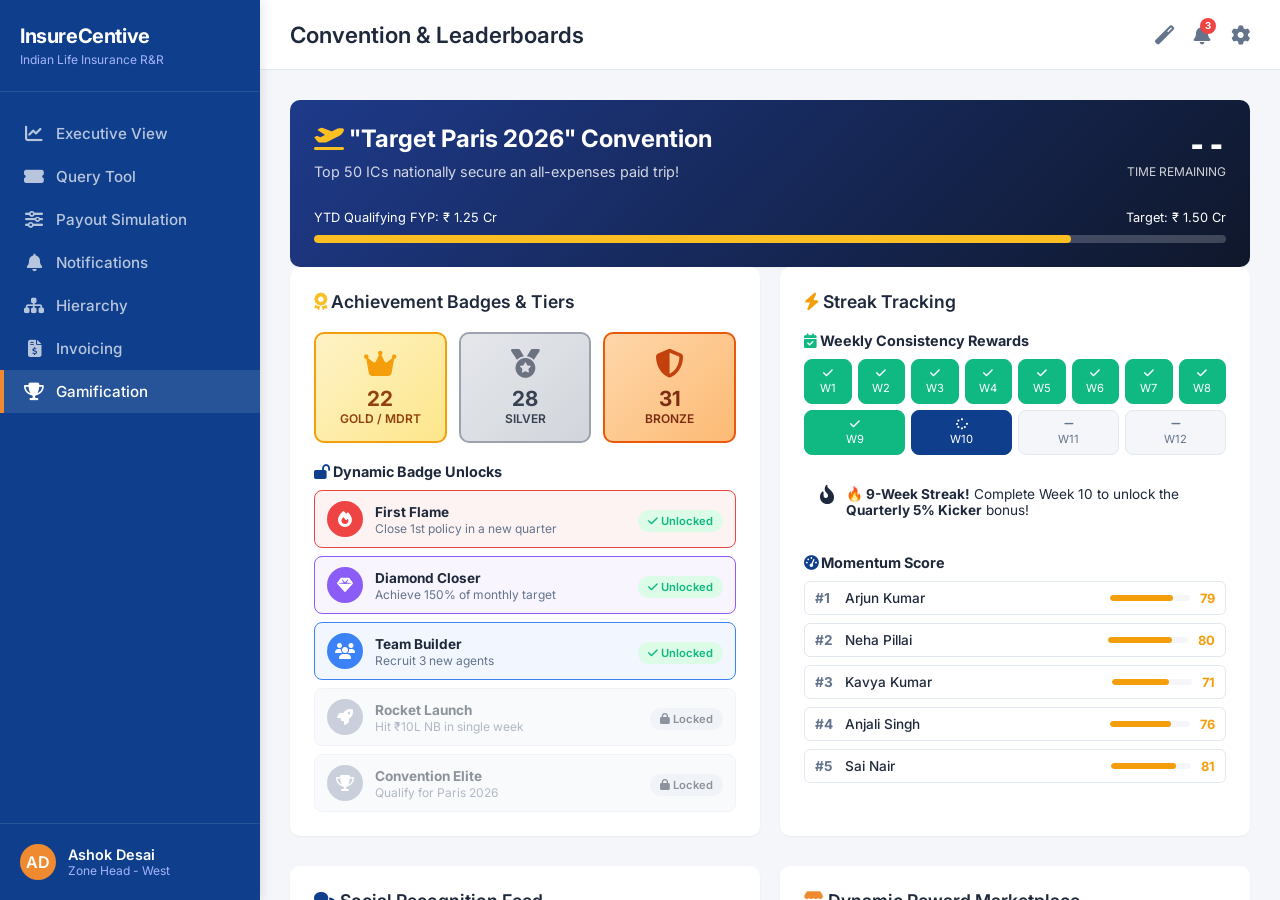
<file: gamification.html>
<!DOCTYPE html>
<html lang="en">

<head>
  <meta charset="UTF-8">
  <meta name="viewport" content="width=device-width, initial-scale=1.0">
  <title>InsureCentive - Gamification</title>
  <link rel="stylesheet" href="css/style.css">
  <link rel="stylesheet" href="https://cdnjs.cloudflare.com/ajax/libs/font-awesome/6.4.0/css/all.min.css">
</head>

<body>

  <script src="js/mockData.js"></script>
  <script src="js/app.js"></script>
  <script>
    App.renderLayout('gamification');
    App.setPageTitle('Convention & Leaderboards');

    const ics = JSON.parse(localStorage.getItem('ic_platform_ics'));
    const sorted = [...ics].sort((a, b) => b.nb_premium - a.nb_premium);

    // Badge data
    const badges = [
      { icon: 'fa-fire', name: 'First Flame', desc: 'Close 1st policy in a new quarter', unlocked: true, color: '#ef4444' },
      { icon: 'fa-gem', name: 'Diamond Closer', desc: 'Achieve 150% of monthly target', unlocked: true, color: '#8b5cf6' },
      { icon: 'fa-users', name: 'Team Builder', desc: 'Recruit 3 new agents', unlocked: true, color: '#3b82f6' },
      { icon: 'fa-rocket', name: 'Rocket Launch', desc: 'Hit ₹10L NB in single week', unlocked: false, color: '#f59e0b' },
      { icon: 'fa-trophy', name: 'Convention Elite', desc: 'Qualify for Paris 2026', unlocked: false, color: '#10b981' }
    ];

    // Reward catalog
    const rewards = [
      { name: 'Amazon Gift Card ₹500', pts: 1000, icon: 'fa-gift', color: '#f59e0b', stock: 'In Stock' },
      { name: 'Spa & Wellness Voucher', pts: 2500, icon: 'fa-spa', color: '#ec4899', stock: 'In Stock' },
      { name: 'Weekend Getaway (Lonavala)', pts: 5000, icon: 'fa-umbrella-beach', color: '#06b6d4', stock: '3 Left' },
      { name: 'Apple AirPods Pro', pts: 8000, icon: 'fa-headphones', color: '#6366f1', stock: 'In Stock' },
      { name: 'Gold Coin (2g, 24K)', pts: 10000, icon: 'fa-coins', color: '#f59e0b', stock: '5 Left' },
      { name: 'Smartwatch (Noise/boAt)', pts: 6000, icon: 'fa-clock', color: '#10b981', stock: 'In Stock' },
      { name: 'Family Dinner Voucher (Taj)', pts: 3500, icon: 'fa-utensils', color: '#ef4444', stock: 'In Stock' }
    ];

    const userPoints = 12450;

    // Weekly streak data
    const weeks = ['W1', 'W2', 'W3', 'W4', 'W5', 'W6', 'W7', 'W8', 'W9', 'W10', 'W11', 'W12'];

    // Social feed
    const feed = [
      { from: 'System', avatar: '🏆', msg: '<strong>' + (sorted[0]?.name || 'Amit') + '</strong> just hit <strong>₹25L NB</strong> this quarter! Convention-qualifying pace! 🎯', time: '2 hrs ago', type: 'achievement' },
      { from: sorted[2]?.name || 'Riya', avatar: '👏', msg: 'Huge shoutout to <strong>' + (sorted[1]?.name || 'Priya') + '</strong> for mentoring new joiners. True team player! 💪', time: '5 hrs ago', type: 'peer' },
      { from: 'System', avatar: '🔥', msg: '<strong>' + (sorted[3]?.name || 'Vikram') + '</strong> unlocked <strong>Diamond Closer</strong> badge — 150% target! 💎', time: '1 day ago', type: 'achievement' },
      { from: sorted[4]?.name || 'Sneha', avatar: '🌟', msg: 'Congratulations <strong>' + (sorted[0]?.name || 'Amit') + '</strong> on your 10-week streak! Inspiring! 🚀', time: '1 day ago', type: 'peer' },
      { from: 'System', avatar: '🎖️', msg: '<strong>Mumbai West Branch</strong> crossed ₹1Cr collective FYP — fastest this FY!', time: '2 days ago', type: 'achievement' },
      { from: sorted[1]?.name || 'Priya', avatar: '❤️', msg: 'Thank you <strong>' + (sorted[5]?.name || 'Arjun') + '</strong> for covering my meetings last week. Rockstar! 🙌', time: '3 days ago', type: 'peer' }
    ];

    // Build page
    let pageHTML = '';

    // Convention Tracker
    pageHTML += `
        <div class="panel animate-slide-in" style="background: linear-gradient(135deg, #1e3a8a, #0f172a); color: white; border: none;">
          <div style="display:flex; justify-content:space-between; align-items:center;">
            <div>
              <h2 style="margin:0 0 10px; font-size: 1.5rem"><i class="fas fa-plane-departure" style="color:#fbbf24"></i> "Target Paris 2026" Convention</h2>
              <p style="margin:0; opacity:0.8; font-size: 0.9rem">Top 50 ICs nationally secure an all-expenses paid trip!</p>
            </div>
            <div style="text-align:right">
              <div style="font-size: 2rem; font-weight:800; font-family:monospace" id="countdown">--</div>
              <div style="font-size: 0.75rem; text-transform:uppercase; opacity:0.8">Time Remaining</div>
            </div>
          </div>
          <div style="margin-top: 30px;">
            <div style="display:flex; justify-content:space-between; margin-bottom: 5px; font-size: 0.8rem">
              <span>YTD Qualifying FYP: ₹ 1.25 Cr</span><span>Target: ₹ 1.50 Cr</span>
            </div>
            <div class="progress-bar-container" style="background: rgba(255,255,255,0.2);">
              <div class="progress-bar" style="width: 83%; background: #fbbf24;"></div>
            </div>
          </div>
        </div>`;

    // ROW 1: Achievement Badges + Streak Tracking
    pageHTML += `<div class="grid-2 animate-slide-in" style="animation-delay: 0.1s">`;

    // 1. Achievement Badges & Tiers
    let badgesHTML = badges.map(b => `
          <div style="display:flex; align-items:center; gap:12px; padding:10px 12px; border-radius:8px; border:1px solid ${b.unlocked ? b.color : 'var(--border)'}; background:${b.unlocked ? b.color + '10' : 'var(--bg-app)'}; ${!b.unlocked ? 'opacity:0.5;' : ''}">
            <div style="width:36px; height:36px; border-radius:50%; background:${b.unlocked ? b.color : '#94a3b8'}; color:white; display:flex; align-items:center; justify-content:center; flex-shrink:0;">
              <i class="fas ${b.icon}"></i>
            </div>
            <div style="flex:1;">
              <strong style="font-size:0.85rem;">${b.name}</strong>
              <div style="font-size:0.75rem; color:var(--text-muted);">${b.desc}</div>
            </div>
            <div>
              ${b.unlocked ? '<span class="status-badge status-success" style="font-size:0.7rem"><i class="fas fa-check"></i> Unlocked</span>' : '<span class="status-badge" style="background:#e2e8f0; font-size:0.7rem"><i class="fas fa-lock"></i> Locked</span>'}
            </div>
          </div>`).join('');

    const mdrtCount = ics.filter(i => i.club_status === 'MDRT').length;
    const silverCount = ics.filter(i => i.club_status === 'Silver').length;
    const goldCount = ics.filter(i => i.club_status === 'Gold').length;

    pageHTML += `
        <div class="panel">
          <div class="panel-header"><h3 class="panel-title"><i class="fas fa-award" style="color:#fbbf24"></i> Achievement Badges & Tiers</h3></div>
          <div style="display: flex; gap: 12px; margin-bottom: 20px;">
            <div style="flex:1; text-align:center; padding:15px; border-radius:10px; background: linear-gradient(135deg, #fef3c7, #fde68a); border: 2px solid #f59e0b;">
              <i class="fas fa-crown" style="font-size: 1.8rem; color: #f59e0b; margin-bottom: 8px; display:block;"></i>
              <div style="font-size:1.3rem; font-weight:bold; color:#92400e;">${mdrtCount}</div>
              <div style="font-size:0.75rem; color:#92400e; font-weight:600;">GOLD / MDRT</div>
            </div>
            <div style="flex:1; text-align:center; padding:15px; border-radius:10px; background: linear-gradient(135deg, #e5e7eb, #d1d5db); border: 2px solid #9ca3af;">
              <i class="fas fa-medal" style="font-size: 1.8rem; color: #6b7280; margin-bottom: 8px; display:block;"></i>
              <div style="font-size:1.3rem; font-weight:bold; color:#374151;">${silverCount}</div>
              <div style="font-size:0.75rem; color:#374151; font-weight:600;">SILVER</div>
            </div>
            <div style="flex:1; text-align:center; padding:15px; border-radius:10px; background: linear-gradient(135deg, #fed7aa, #fdba74); border: 2px solid #ea580c;">
              <i class="fas fa-shield-alt" style="font-size: 1.8rem; color: #c2410c; margin-bottom: 8px; display:block;"></i>
              <div style="font-size:1.3rem; font-weight:bold; color:#7c2d12;">${goldCount}</div>
              <div style="font-size:0.75rem; color:#7c2d12; font-weight:600;">BRONZE</div>
            </div>
          </div>
          <h4 style="font-size:0.9rem; margin-bottom:10px;"><i class="fas fa-lock-open" style="color:var(--primary)"></i> Dynamic Badge Unlocks</h4>
          <div style="display:flex; flex-direction:column; gap:8px;">${badgesHTML}</div>
        </div>`;

    // 2. Streak Tracking
    let weeksHTML = weeks.map((w, i) => {
      const hit = i < 9;
      const current = i === 9;
      return `<div style="flex:1; min-width:45px; text-align:center; padding:8px 4px; border-radius:8px; background:${current ? 'var(--primary)' : hit ? 'var(--success)' : 'var(--bg-app)'}; color:${hit || current ? 'white' : 'var(--text-muted)'}; border:1px solid ${current ? 'var(--primary)' : hit ? 'var(--success)' : 'var(--border)'}; font-size:0.7rem;">
            <i class="fas ${current ? 'fa-spinner fa-spin' : hit ? 'fa-check' : 'fa-minus'}" style="display:block; margin-bottom:2px;"></i>${w}</div>`;
    }).join('');

    let momentumHTML = sorted.slice(0, 5).map((ic, idx) => {
      const m = Math.min(100, Math.round(50 + (ic.nb_premium / 300000) + Math.random() * 20));
      const mColor = m > 85 ? 'var(--success)' : m > 70 ? 'var(--warning)' : 'var(--danger)';
      return `<div style="display:flex; align-items:center; gap:10px; padding:8px 10px; border:1px solid var(--border); border-radius:6px; font-size:0.85rem;">
            <span style="width:20px; font-weight:bold; color:var(--text-muted);">#${idx + 1}</span>
            <span style="flex:1; font-weight:500;">${ic.name}</span>
            <div class="progress-bar-container" style="width:80px; margin:0; height:6px;"><div class="progress-bar" style="width:${m}%; background:${mColor};"></div></div>
            <span style="font-weight:bold; font-size:0.8rem; color:${mColor};">${m}</span>
          </div>`;
    }).join('');

    pageHTML += `
        <div class="panel">
          <div class="panel-header"><h3 class="panel-title"><i class="fas fa-bolt" style="color:#f59e0b"></i> Streak Tracking</h3></div>
          <h4 style="font-size:0.9rem; margin-bottom:10px;"><i class="fas fa-calendar-check" style="color:var(--success)"></i> Weekly Consistency Rewards</h4>
          <div style="display:flex; gap:6px; margin-bottom:15px; flex-wrap:wrap;">${weeksHTML}</div>
          <div class="alert-box alert-success" style="margin-bottom:20px;">
            <i class="fas fa-fire-alt alert-icon"></i>
            <div style="font-size:0.85rem;"><strong>🔥 9-Week Streak!</strong> Complete Week 10 to unlock the <strong>Quarterly 5% Kicker</strong> bonus!</div>
          </div>
          <h4 style="font-size:0.9rem; margin-bottom:10px;"><i class="fas fa-tachometer-alt" style="color:var(--primary)"></i> Momentum Score</h4>
          <div style="display:flex; flex-direction:column; gap:8px;">${momentumHTML}</div>
        </div>`;

    pageHTML += `</div>`; // close grid-2

    // ROW 2: Social Recognition + Reward Marketplace
    pageHTML += `<div class="grid-2 animate-slide-in" style="animation-delay: 0.2s; margin-top:20px;">`;

    // 3. Social Recognition Feed
    let feedHTML = feed.map(post => `
          <div style="display:flex; gap:12px; padding:12px; border-radius:8px; border:1px solid var(--border); background:${post.type === 'achievement' ? '#fefce8' : 'var(--bg-app)'};">
            <div style="width:36px; height:36px; border-radius:50%; background:${post.type === 'achievement' ? '#fef3c7' : '#e0e7ff'}; display:flex; align-items:center; justify-content:center; flex-shrink:0; font-size:1.2rem;">${post.avatar}</div>
            <div style="flex:1;">
              <div style="font-size:0.85rem; line-height:1.4;">${post.msg}</div>
              <div style="font-size:0.7rem; color:var(--text-muted); margin-top:4px;">${post.type === 'peer' ? '<i class="fas fa-user"></i> ' + post.from : '<i class="fas fa-robot"></i> Auto-generated'} · ${post.time}</div>
            </div>
          </div>`).join('');

    let peerOptions = ics.slice(0, 10).map(ic => `<option>${ic.name} (${ic.id})</option>`).join('');

    pageHTML += `
        <div class="panel">
          <div class="panel-header"><h3 class="panel-title"><i class="fas fa-comments" style="color:var(--primary)"></i> Social Recognition Feed</h3></div>
          <div style="display:flex; flex-direction:column; gap:12px; margin-bottom:20px; max-height:340px; overflow-y:auto;">${feedHTML}</div>
          <h4 style="font-size:0.9rem; margin-bottom:10px;"><i class="fas fa-hand-holding-heart" style="color:var(--accent)"></i> Send Peer Recognition</h4>
          <div style="display:flex; gap:8px;">
            <select class="form-control" style="flex:1; font-size:0.85rem;">
              <option>Select a colleague...</option>
              ${peerOptions}
            </select>
            <button class="btn btn-primary btn-sm" onclick="alert('Recognition sent! 🎉 Your shoutout will appear on the board.')"><i class="fas fa-paper-plane"></i></button>
          </div>
        </div>`;

    // 4. Dynamic Reward Marketplace
    let rewardsHTML = rewards.map(item => {
      const canAfford = userPoints >= item.pts;
      return `
          <div style="display:flex; align-items:center; gap:12px; padding:10px 12px; border:1px solid var(--border); border-radius:8px; ${!canAfford ? 'opacity:0.5;' : ''}">
            <div style="width:36px; height:36px; border-radius:8px; background:${item.color}15; color:${item.color}; display:flex; align-items:center; justify-content:center; flex-shrink:0;">
              <i class="fas ${item.icon}"></i>
            </div>
            <div style="flex:1;">
              <strong style="font-size:0.85rem;">${item.name}</strong>
              <div style="font-size:0.75rem; color:var(--text-muted);"><i class="fas fa-coins" style="color:#f59e0b"></i> ${item.pts.toLocaleString()} pts · ${item.stock}</div>
            </div>
            <button class="btn btn-sm ${canAfford ? 'btn-primary' : 'btn-outline'}" ${!canAfford ? 'disabled' : ''} onclick="alert('Redeeming ${item.name}... Points will be deducted!')" style="font-size:0.75rem; padding:4px 10px;">
              ${canAfford ? 'Redeem' : 'Need More'}
            </button>
          </div>`;
    }).join('');

    pageHTML += `
        <div class="panel">
          <div class="panel-header" style="flex-direction:column; align-items:flex-start; gap:8px;">
            <h3 class="panel-title"><i class="fas fa-store" style="color:var(--accent)"></i> Dynamic Reward Marketplace</h3>
          </div>
          <div style="background: linear-gradient(135deg, #4f46e5, #7c3aed); color:white; border-radius:10px; padding:20px; margin-bottom:20px; display:flex; justify-content:space-between; align-items:center;">
            <div>
              <div style="font-size:0.8rem; opacity:0.8; text-transform:uppercase;">Your Redeemable Points</div>
              <div style="font-size:2rem; font-weight:800; font-family:monospace;">${userPoints.toLocaleString()}</div>
              <div style="font-size:0.75rem; opacity:0.7;">Earned from badges, streaks & performance</div>
            </div>
            <div style="text-align:right;">
              <div style="font-size:0.75rem; opacity:0.8;">Points Expiry</div>
              <div style="font-size:0.9rem; font-weight:600;">31 Mar 2026</div>
            </div>
          </div>
          <h4 style="font-size:0.9rem; margin-bottom:10px;"><i class="fas fa-gift" style="color:var(--danger)"></i> Non-Cash Incentive Catalog</h4>
          <div style="display:flex; flex-direction:column; gap:8px; max-height:260px; overflow-y:auto;">${rewardsHTML}</div>
        </div>`;

    pageHTML += `</div>`; // close grid-2

    // Leaderboard at bottom
    let leaderHTML = sorted.slice(0, 10).map((ic, idx) => {
      const m = Math.min(100, Math.round(50 + (ic.nb_premium / 300000) + Math.random() * 20));
      return `<tr>
            <td style="font-weight:bold; font-size:1.1rem; color:${idx === 0 ? '#fbbf24' : (idx === 1 ? '#9ca3af' : (idx === 2 ? '#d97706' : 'var(--text)'))}">#${idx + 1} ${idx < 3 ? '<i class="fas fa-star" style="font-size:0.8rem"></i>' : ''}</td>
            <td><strong>${ic.name}</strong></td>
            <td>${ic.zone} / ${ic.branch_id}</td>
            <td style="font-weight:bold">${App.formatCurrency(ic.nb_premium)}</td>
            <td><div style="display:flex; align-items:center; gap:6px;"><div class="progress-bar-container" style="width:60px; margin:0; height:5px;"><div class="progress-bar" style="width:${m}%; background:${m > 85 ? 'var(--success)' : 'var(--warning)'};"></div></div><span style="font-size:0.8rem;">${m}</span></div></td>
          </tr>`;
    }).join('');

    pageHTML += `
        <div class="panel animate-slide-in" style="animation-delay: 0.3s; margin-top:20px;">
          <div class="panel-header"><h3 class="panel-title"><i class="fas fa-trophy" style="color:#fbbf24"></i> National Leaderboard (Top 10)</h3></div>
          <table class="data-table" style="font-size:0.85rem;">
            <thead><tr><th>Rank</th><th>Name</th><th>Zone / Branch</th><th>Achievement (FYP)</th><th>Momentum</th></tr></thead>
            <tbody>${leaderHTML}</tbody>
          </table>
        </div>`;

    App.setContent(pageHTML);

    // Countdown timer
    setInterval(() => {
      const end = new Date('2026-06-30T23:59:59').getTime();
      const now = new Date().getTime();
      const diff = end - now;
      if (diff < 0) return;
      const d = Math.floor(diff / (1000 * 60 * 60 * 24));
      const h = Math.floor((diff % (1000 * 60 * 60 * 24)) / (1000 * 60 * 60));
      const m = Math.floor((diff % (1000 * 60 * 60)) / (1000 * 60));
      document.getElementById('countdown').innerText = `${d}D ${h}H ${m}M`;
    }, 1000);

  </script>
</body>

</html>
</file>
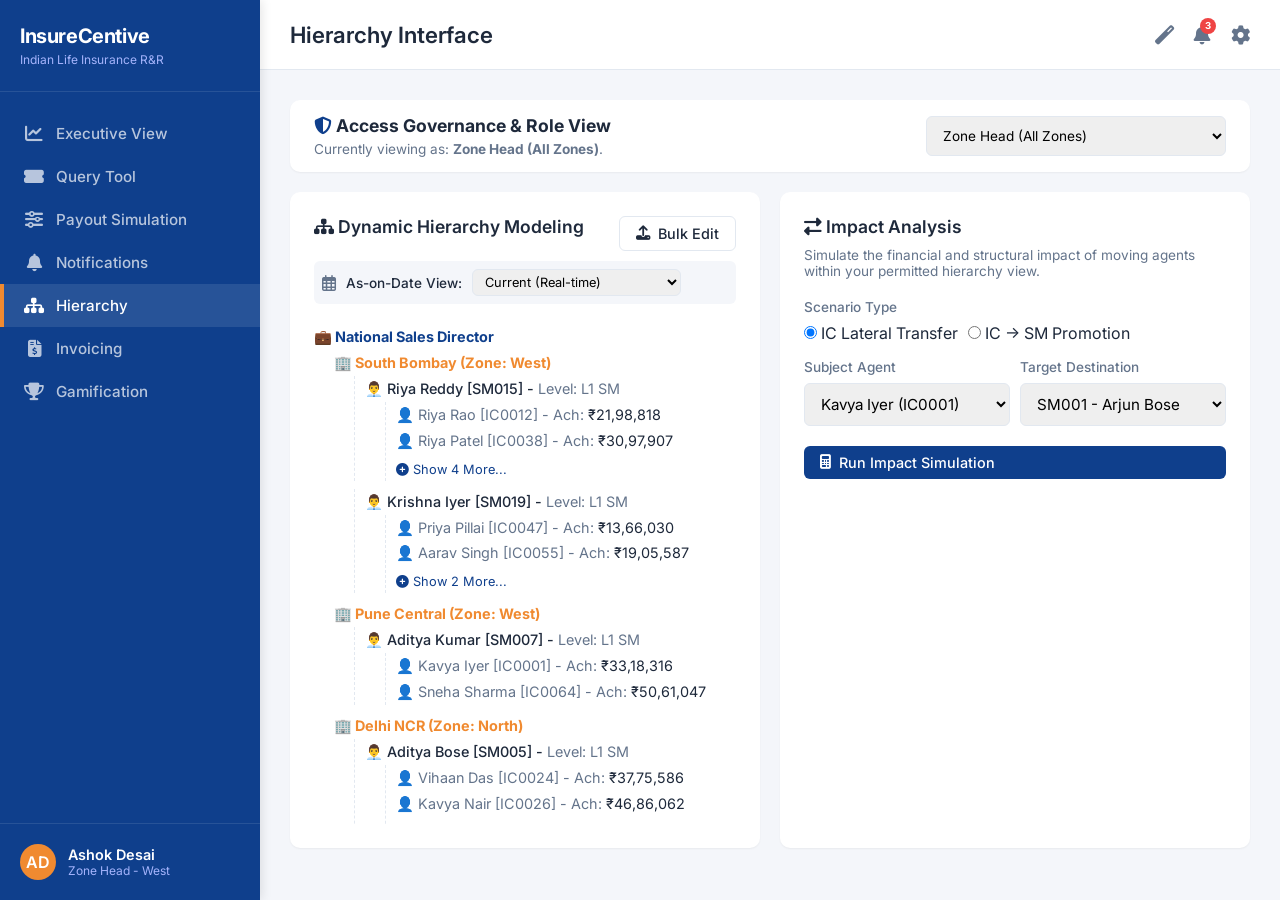
<file: hierarchy.html>
<!DOCTYPE html>
<html lang="en">

<head>
  <meta charset="UTF-8">
  <meta name="viewport" content="width=device-width, initial-scale=1.0">
  <title>InsureCentive - Hierarchy Management</title>
  <link rel="stylesheet" href="css/style.css">
  <link rel="stylesheet" href="https://cdnjs.cloudflare.com/ajax/libs/font-awesome/6.4.0/css/all.min.css">
</head>

<body>

  <script src="js/mockData.js"></script>
  <script src="js/app.js"></script>
  <script>
    App.renderLayout('hierarchy');
    App.setPageTitle('Hierarchy Interface');

    const sms = App.getData('ic_platform_sms');
    const ics = App.getData('ic_platform_ics');

    // Group ICs by SM purely for UI rendering limits
    const displaySMs = sms.slice(0, 4);

    const renderPage = (viewRole, asOnDate) => {
      // 1. Filter SMs and ICs based on Access Role
      let displaySMs = sms;
      let displayICs = ics;

      let topNodeTitle = "Global System";

      if (viewRole === 'Zone Head (Mumbai East)') {
        displaySMs = sms.filter(sm => sm.zone === 'Mumbai East');
        displayICs = ics.filter(ic => ic.zone === 'Mumbai East');
        topNodeTitle = "💼 Zone Head (Mumbai East)";
      }
      else if (viewRole === 'Zone Head (Mumbai West)') {
        displaySMs = sms.filter(sm => sm.zone === 'Mumbai West');
        displayICs = ics.filter(ic => ic.zone === 'Mumbai West');
        topNodeTitle = "💼 Zone Head (Mumbai West)";
      }
      else if (viewRole === 'Zone Head (All Zones)') {
        topNodeTitle = "💼 National Sales Director";
      }
      else if (viewRole === 'Branch Manager (Mumbai East - Ghatkopar)') {
        displaySMs = sms.filter(sm => sm.branch_id === 'B09'); // Ghatkopar is B09 in mock
        displayICs = ics.filter(ic => ic.branch_id === 'B09');
        topNodeTitle = "🏢 Branch Manager (Ghatkopar)";
      }
      else if (viewRole === 'Sales Manager (Direct Team)') {
        // Pick the first one in Mumbai east for demo
        const mockSmId = sms.find(sm => sm.zone === 'Mumbai East').id;
        displaySMs = sms.filter(sm => sm.id === mockSmId);
        displayICs = ics.filter(ic => ic.sm_id === mockSmId);
        topNodeTitle = "👨‍💼 SM View (Direct Only)";
      }

      // 2. Adjust IC values based on As-on-Date
      let dateMultiplier = 1;
      let dateColor = "var(--text-main)";
      if (asOnDate === 'End of Q2 FY26 (Projected)') {
        dateMultiplier = 1.35; // Projected growth
        dateColor = "var(--success)";
      } else if (asOnDate === 'End of Q1 FY26 (Historical)') {
        dateMultiplier = 0.65; // Past data
        dateColor = "var(--warning)";
      }

      // Group branches
      const branchesInView = [...new Set(displaySMs.map(sm => sm.branch_id))];
      const branchesData = App.getData('ic_platform_branches').filter(b => branchesInView.includes(b.id));

      const pageHTML = `
      <!-- ACCESS GOVERNANCE TOP BAR -->
      <div class="panel animate-slide-in" style="margin-bottom: 20px; padding: 15px 24px;">
         <div style="display: flex; justify-content: space-between; align-items: center;">
            <div>
               <h3 style="font-size: 1.1rem; margin-bottom: 5px;"><i class="fas fa-shield-alt" style="color:var(--primary)"></i> Access Governance & Role View</h3>
               <div style="font-size: 0.85rem; color: var(--text-muted)">Currently viewing as: <strong>${viewRole}</strong>.</div>
            </div>
            <div style="display: flex; gap: 10px;">
               <select class="form-control" style="width: 300px; font-size: 0.85rem;" onchange="App.handleRoleChange(this.value)">
                  <option ${viewRole === 'Zone Head (All Zones)' ? 'selected' : ''}>Zone Head (All Zones)</option>
                  <option ${viewRole === 'Zone Head (Mumbai East)' ? 'selected' : ''}>Zone Head (Mumbai East)</option>
                  <option ${viewRole === 'Zone Head (Mumbai West)' ? 'selected' : ''}>Zone Head (Mumbai West)</option>
                  <option ${viewRole === 'Branch Manager (Mumbai East - Ghatkopar)' ? 'selected' : ''}>Branch Manager (Mumbai East - Ghatkopar)</option>
                  <option ${viewRole === 'Sales Manager (Direct Team)' ? 'selected' : ''}>Sales Manager (Direct Team)</option>
               </select>
            </div>
         </div>
      </div>

      <div class="grid-2 animate-slide-in" style="animation-delay: 0.1s">
        
        <!-- Org Chart Tree -->
        <div class="panel">
          <div class="panel-header" style="flex-direction: column; align-items: flex-start; gap: 10px;">
            <div style="display:flex; justify-content:space-between; width:100%">
               <h3 class="panel-title"><i class="fas fa-sitemap"></i> Dynamic Hierarchy Modeling</h3>
               <button class="btn btn-outline btn-sm" onclick="alert('Initiating Bulk Hierarchy Edit Module...')"><i class="fas fa-upload"></i> Bulk Edit</button>
            </div>
            <!-- TIME BOUND SELECTOR -->
            <div style="display:flex; gap: 10px; width: 100%; align-items: center; background: var(--bg-app); padding: 8px; border-radius: 6px;">
               <i class="far fa-calendar-alt" style="color:var(--text-muted)"></i>
               <span style="font-size:0.85rem; font-weight:500">As-on-Date View:</span>
               <select class="form-control" style="width:auto; padding: 4px 8px; font-size: 0.8rem;" onchange="App.handleDateChange(this.value)">
                  <option ${asOnDate.includes('Current') ? 'selected' : ''}>Current (Real-time)</option>
                  <option ${asOnDate.includes('Projected') ? 'selected' : ''}>End of Q2 FY26 (Projected)</option>
                  <option ${asOnDate.includes('Historical') ? 'selected' : ''}>End of Q1 FY26 (Historical)</option>
               </select>
            </div>
          </div>
          
          <div style="font-family: monospace; font-size: 0.9rem; line-height: 1.8; margin-top: 15px; max-height: 500px; overflow-y: auto;">
            <div style="font-weight: bold; color: var(--primary)">${topNodeTitle}</div>
            
            ${branchesData.map(branch => {
        const mySms = displaySMs.filter(sm => sm.branch_id === branch.id);
        if (mySms.length === 0) return '';

        return `
              <div style="margin-left: 20px;">
                <div style="font-weight: bold; color: var(--accent);">🏢 ${branch.name} (Zone: ${branch.zone})</div>
                
                ${mySms.map(sm => {
          const allMyIcs = displayICs.filter(ic => ic.sm_id === sm.id);
          const showIcs = allMyIcs.slice(0, 2);
          const hiddenIcs = allMyIcs.slice(2);

          return `
                    <div style="margin-left: 20px; border-left: 1px dashed var(--border); padding-left: 10px; margin-bottom: 8px;">
                      <div style="cursor: pointer; font-weight:500;">👨‍💼 ${sm.name} [${sm.id}] - <span style="color:var(--text-muted); font-weight:normal;">Level: L1 SM</span></div>
                      
                      <div style="margin-left: 20px; border-left: 1px dashed var(--border); padding-left: 10px; color: var(--text-muted);">
                        ${showIcs.length === 0 ? '<div style="color:var(--danger)">No ICs mapped</div>' : ''}
                        ${showIcs.map(ic => `<div>👤 ${ic.name} [${ic.id}] - Ach: <span style="color:${dateColor}">${App.formatCurrency(ic.nb_premium * dateMultiplier)}</span></div>`).join('')}
                        
                        ${hiddenIcs.length > 0 ? `
                          <div id="hidden-${sm.id}" style="display:none;">
                            ${hiddenIcs.map(ic => `<div>👤 ${ic.name} [${ic.id}] - Ach: <span style="color:${dateColor}">${App.formatCurrency(ic.nb_premium * dateMultiplier)}</span></div>`).join('')}
                          </div>
                          <div onclick="document.getElementById('hidden-${sm.id}').style.display='block'; this.style.display='none'" style="cursor:pointer; color:var(--primary); font-size:0.8rem; margin-top:4px;">
                             <i class="fas fa-plus-circle"></i> Show ${hiddenIcs.length} More...
                          </div>
                        ` : ''}
                      </div>

                    </div>
                  `;
        }).join('')}
              </div>
              `;
      }).join('')}

          </div>
        </div>

        <!-- Transfer / Impact Analysis -->
        <div class="panel">
          <div class="panel-header" style="margin-bottom: 10px;">
            <h3 class="panel-title"><i class="fas fa-exchange-alt"></i> Impact Analysis</h3>
          </div>
          <div style="font-size: 0.85rem; color: var(--text-muted); margin-bottom: 20px;">
             Simulate the financial and structural impact of moving agents within your permitted hierarchy view.
          </div>
          
          <div class="form-group">
            <label class="form-label">Scenario Type</label>
            <div style="display:flex; gap: 10px;">
               <label><input type="radio" name="scen" checked> IC Lateral Transfer</label>
               <label><input type="radio" name="scen"> IC -> SM Promotion</label>
            </div>
          </div>

          <div class="grid-2" style="margin-bottom: 10px; gap: 10px;">
             <div class="form-group" style="margin-bottom:0">
               <label class="form-label">Subject Agent</label>
               <select class="form-control" id="sim-ic">
                 ${displayICs.length === 0 ? '<option>No agents</option>' : ''}
                 ${displayICs.map(ic => `<option value="${ic.id}">${ic.name} (${ic.id})</option>`).join('')}
               </select>
             </div>
             <div class="form-group" style="margin-bottom:0">
               <label class="form-label">Target Destination</label>
               <select class="form-control" id="sim-sm">
                 ${displaySMs.length === 0 ? '<option>No SMs</option>' : ''}
                 ${displaySMs.map(sm => `<option value="${sm.id}">${sm.id} - ${sm.name}</option>`).join('')}
               </select>
             </div>
          </div>
          
          <button class="btn btn-primary" onclick="App.showImpact()" style="width: 100%; margin-bottom: 20px; margin-top: 10px;"><i class="fas fa-calculator"></i> Run Impact Simulation</button>

          <div id="impact-panel" style="display:none; flex-direction: column; gap: 10px;">
            <div class="alert-box alert-warning" style="margin-bottom:0">
               <i class="fas fa-project-diagram alert-icon"></i>
               <div style="font-size: 0.85rem;">
               <strong>Incentive Shift Detected:</strong> 
               Transferring this IC will shift <span style="color:var(--danger)" id="impact-val">₹4,500</span> in L1 SM Overrides from the Source SM to the Destination SM for the upcoming payout cycle. 
               </div>
            </div>
            <div class="alert-box alert-info" style="margin-bottom:0">
               <i class="fas fa-users-cog alert-icon"></i>
               <div style="font-size: 0.85rem;">
               <strong>Cross-Mapping Performance Visibility:</strong> 
               Destination SM will now gain visibility into this IC's historical pipeline, boosting the SM's projected Q3 Team target achievement by <span style="color:var(--success)">+4.2%</span>.
               </div>
            </div>
          </div>
        </div>
      </div>
      `;

      App.setContent(pageHTML);
    };

    // Global state handlers attached to App for access from stringified HTML
    App.currentRole = 'Zone Head (All Zones)';
    App.currentDate = 'Current (Real-time)';

    App.handleRoleChange = function (role) {
      App.currentRole = role;
      renderPage(App.currentRole, App.currentDate);
    };

    App.handleDateChange = function (date) {
      App.currentDate = date;
      renderPage(App.currentRole, App.currentDate);
    };

    App.showImpact = function () {
      const shiftAmt = Math.floor(Math.random() * 50000) + 10000;
      document.getElementById('impact-val').innerText = App.formatCurrency(shiftAmt);
      document.getElementById('impact-panel').style.display = 'flex';
    };

    // Boot
    renderPage(App.currentRole, App.currentDate);
  </script>
</body>

</html>
</file>
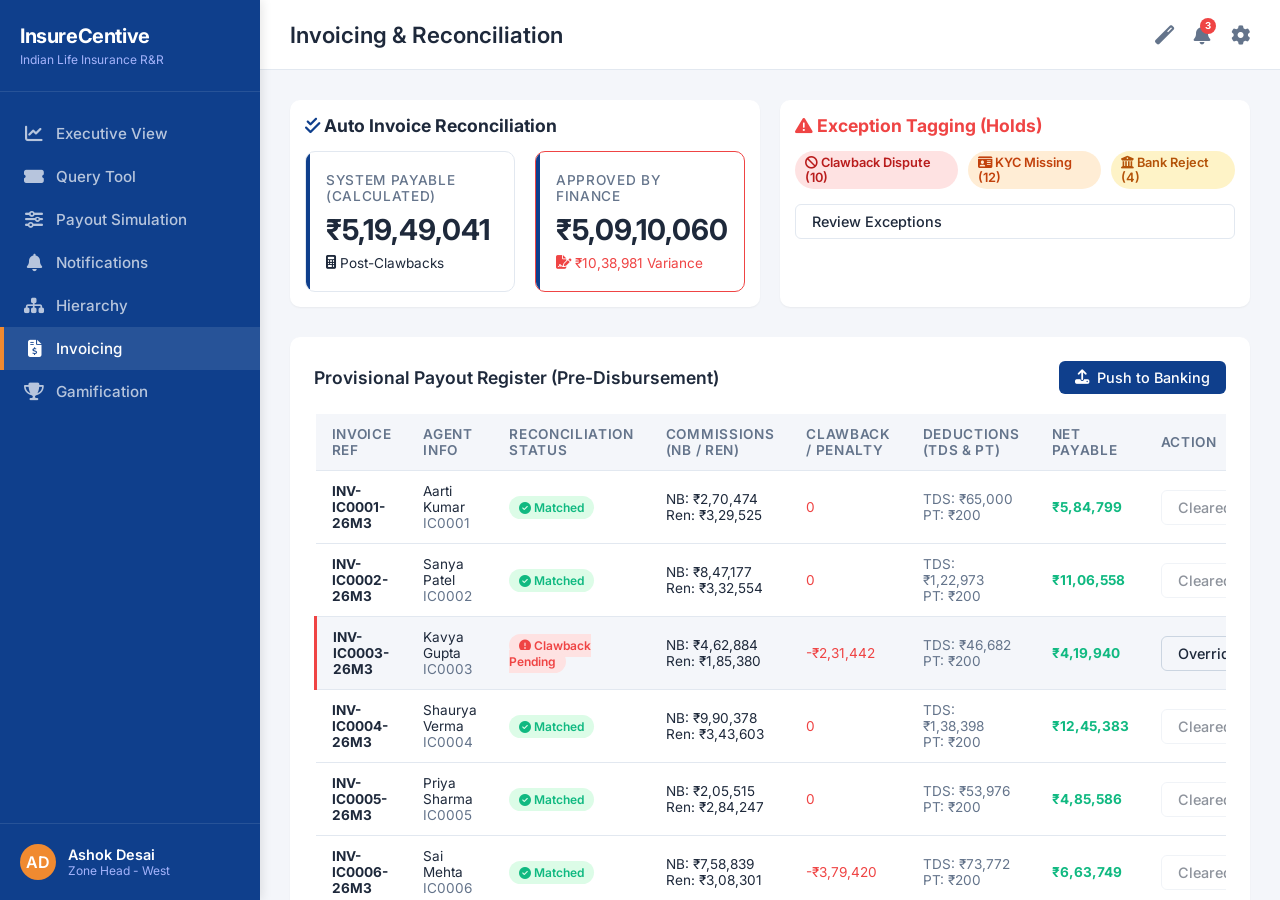
<file: invoicing.html>
<!DOCTYPE html>
<html lang="en">

<head>
   <meta charset="UTF-8">
   <meta name="viewport" content="width=device-width, initial-scale=1.0">
   <title>InsureCentive - Invoicing Module</title>
   <link rel="stylesheet" href="css/style.css">
   <link rel="stylesheet" href="https://cdnjs.cloudflare.com/ajax/libs/font-awesome/6.4.0/css/all.min.css">
</head>

<body>

   <script src="js/mockData.js"></script>
   <script src="js/app.js"></script>
   <script>
      App.renderLayout('invoicing');
      App.setPageTitle('Invoicing & Reconciliation');

      const ics = App.getData('ic_platform_ics');
      const aggregate = App.getData('ic_platform_aggregate');

      // Generate Invoice Data
      const invoices = ics.map(ic => {
         const g_nb = ic.nb_premium * 0.15;
         const g_ren = ic.renewal_premium * 0.05;
         const contest = ic.QSB_achieved ? 50000 : 0;
         const gross = g_nb + g_ren + contest;

         let clawback = 0;
         if (ic.persistency < 75) clawback = g_nb * 0.5; // 50% NB clawback

         const taxable = gross - clawback;
         const tds = taxable * 0.10; // 10% TDS
         const pt = 200; // standard PT

         const net = taxable - tds - pt;

         const statuses = ['Approved', 'Submitted to Bank', 'Paid', 'Reversed'];
         // Mock status logic
         let status = 'Paid';
         if (Math.random() > 0.8) status = 'Submitted to Bank';
         if (Math.random() > 0.9) status = 'Approved';
         if (ic.id === 'IC0005' || ic.id === 'IC0042') status = 'Reversed';

         return {
            id: `INV-${ic.id}-26M3`,
            ic: ic.name,
            code: ic.id,
            t1: 'PRD-ULIP',
            t2: ic.branch_id,
            t3: ic.channel.substring(0, 3).toUpperCase(),
            gross: gross,
            nb: g_nb,
            ren: g_ren,
            contest: contest,
            clawback: clawback,
            tds: tds,
            pt: pt,
            net: net,
            status: status,
            reconciled: Math.random() > 0.1
         };
      });

      const pageHTML = `
      <div class="grid-2 animate-slide-in">
        <!-- Reconciliation Overview -->
        <div class="panel" style="padding: 15px;">
           <h3 style="font-size: 1.1rem; margin-bottom: 15px;"><i class="fas fa-check-double" style="color:var(--primary)"></i> Auto Invoice Reconciliation</h3>
           
           <div class="grid-2" style="margin-bottom: 0;">
             <div class="metric-card" style="box-shadow: none; border: 1px solid var(--border);">
               <div class="metric-title">System Payable (Calculated)</div>
               <div class="metric-value">${App.formatCurrency(aggregate.totalLiability)}</div>
               <div class="metric-trend trend-info"><i class="fas fa-calculator"></i> Post-Clawbacks</div>
             </div>
             
             <div class="metric-card" style="box-shadow: none; border: 1px solid var(--border); ${invoices.filter(i => !i.reconciled).length > 0 ? 'border-color: var(--danger)' : 'border-color: var(--success)'}">
               <div class="metric-title">Approved by Finance</div>
               <div class="metric-value">${App.formatCurrency(aggregate.totalLiability * 0.98)}</div>
               <div class="metric-trend ${invoices.filter(i => !i.reconciled).length > 0 ? 'trend-down' : 'trend-up'}"><i class="fas fa-file-signature"></i> ${App.formatCurrency(aggregate.totalLiability * 0.02)} Variance</div>
             </div>
           </div>
        </div>

        <!-- Exception Tagging -->
        <div class="panel" style="padding: 15px;">
           <h3 style="font-size: 1.1rem; margin-bottom: 15px; color: var(--danger);"><i class="fas fa-exclamation-triangle"></i> Exception Tagging (Holds)</h3>
           <div style="display: flex; gap: 10px; margin-bottom: 15px;">
              <div class="status-badge" style="background:#fee2e2; color:#b91c1c; font-size: 0.8rem;"><i class="fas fa-ban"></i> Clawback Dispute (${invoices.filter(i => !i.reconciled).length})</div>
              <div class="status-badge" style="background:#ffedd5; color:#c2410c; font-size: 0.8rem;"><i class="fas fa-id-card"></i> KYC Missing (12)</div>
              <div class="status-badge" style="background:#fef3c7; color:#b45309; font-size: 0.8rem;"><i class="fas fa-university"></i> Bank Reject (4)</div>
           </div>
           <button class="btn btn-outline btn-sm" style="width:100%" onclick="document.getElementById('exception-detail').style.display = document.getElementById('exception-detail').style.display === 'none' ? 'block' : 'none'">Review Exceptions</button>
           
           <div id="exception-detail" style="display:none; margin-top: 15px; max-height: 300px; overflow-y: auto;">
              <table class="data-table" style="font-size:0.78rem;">
                 <thead><tr><th>Invoice</th><th>Agent</th><th>Exception Type</th><th>Amount Held</th></tr></thead>
                 <tbody>
                    ${invoices.filter(i => !i.reconciled).map(inv => `
                       <tr style="border-left: 3px solid var(--danger);">
                          <td><strong>${inv.id}</strong></td>
                          <td>${inv.ic}</td>
                          <td><span class="status-badge status-danger" style="font-size:0.7rem">Clawback Dispute</span></td>
                          <td style="color:var(--danger)">-${App.formatCurrency(inv.clawback)}</td>
                       </tr>
                    `).join('')}
                    ${Array.from({ length: 12 }, (_, i) => `
                       <tr style="border-left: 3px solid #c2410c;">
                          <td><strong>INV-IC${String(i + 60).padStart(4, '0')}-26M3</strong></td>
                          <td>${['Priya Nair', 'Sneha Gupta', 'Riya Mehta', 'Kavya Pillai', 'Aarti Sharma', 'Pooja Verma', 'Anjali Bose', 'Diya Reddy', 'Neha Jain', 'Sanya Rao', 'Aditya Kumar', 'Vivaan Das'][i]}</td>
                          <td><span class="status-badge" style="background:#ffedd5; color:#c2410c; font-size:0.7rem">KYC Missing</span></td>
                          <td style="color:#c2410c">Held</td>
                       </tr>
                    `).join('')}
                    ${Array.from({ length: 4 }, (_, i) => `
                       <tr style="border-left: 3px solid #b45309;">
                          <td><strong>INV-IC${String(i + 80).padStart(4, '0')}-26M3</strong></td>
                          <td>${['Arjun Das', 'Ishaan Patel', 'Shaurya Singh', 'Krishna Iyer'][i]}</td>
                          <td><span class="status-badge" style="background:#fef3c7; color:#b45309; font-size:0.7rem">Bank Reject</span></td>
                          <td style="color:#b45309">Returned</td>
                       </tr>
                    `).join('')}
                 </tbody>
              </table>
           </div>
        </div>
      </div>

      <div class="panel animate-slide-in" style="animation-delay: 0.1s">
        <div class="panel-header">
          <h3 class="panel-title">Provisional Payout Register (Pre-Disbursement)</h3>
          <div>
            <button class="btn btn-primary" onclick="alert('Pushing Approved Batch to Core Banking System...')"><i class="fas fa-upload"></i> Push to Banking</button>
          </div>
        </div>
        
        <div class="table-responsive">
          <table class="data-table" style="font-size: 0.85rem">
            <thead>
              <tr>
                <th>Invoice Ref</th>
                <th>Agent Info</th>
                <th>Reconciliation Status</th>
                <th>Commissions (NB / Ren)</th>
                <th>Clawback / Penalty</th>
                <th>Deductions (TDS & PT)</th>
                <th>Net Payable</th>
                <th>Action</th>
              </tr>
            </thead>
            <tbody>
              ${invoices.slice(0, 8).map(inv => {
         let reconBadge = '<span class="status-badge status-success" style="font-size:0.75rem"><i class="fas fa-check-circle"></i> Matched</span>';
         let rowStyle = '';

         if (!inv.reconciled) {
            reconBadge = '<span class="status-badge status-danger" style="font-size:0.75rem"><i class="fas fa-exclamation-circle"></i> Clawback Pending</span>';
            rowStyle = 'background-color: var(--bg-app); border-left: 3px solid var(--danger);';
         }

         return `
                <tr style="${rowStyle}">
                  <td><strong>${inv.id}</strong></td>
                  <td>${inv.ic} <br><span style="color:var(--text-muted)">${inv.code}</span></td>
                  <td>${reconBadge}</td>
                  <td>
                    NB: ${App.formatCurrency(inv.nb)}<br>
                    Ren: ${App.formatCurrency(inv.ren)}
                  </td>
                  <td style="color:var(--danger)">
                    ${inv.clawback > 0 ? '-' + App.formatCurrency(inv.clawback) : '0'}
                  </td>
                  <td style="color:var(--text-muted)">
                    TDS: ${App.formatCurrency(inv.tds)}<br>
                    PT: ${App.formatCurrency(inv.pt)}
                  </td>
                  <td style="font-weight:bold; color:var(--success)">${App.formatCurrency(inv.net)}</td>
                  <td>
                     ${!inv.reconciled ? `<button class="btn btn-sm" style="background:var(--bg-app); border:1px solid #cbd5e1; color: var(--text-main);" onclick="alert('Opening Hold Override Workflow...')">Override</button>` : `<button class="btn btn-sm btn-outline" disabled style="opacity:0.5">Cleared</button>`}
                  </td>
                </tr>
              `}).join('')}
            </tbody>
          </table>
        </div>
      </div>

      <div class="grid-2 animate-slide-in" style="animation-delay: 0.2s; margin-top:20px;">
        
        <!-- Accounting Integration (T-Code Mapping & Reversal) -->
        <div class="panel">
           <div class="panel-header">
             <h3 class="panel-title"><i class="fas fa-network-wired"></i> Accounting Integration Preview</h3>
           </div>
           
           <div class="table-responsive" style="margin-bottom: 15px;">
              <table class="data-table" style="font-size: 0.8rem">
                 <thead>
                    <tr>
                       <th>T-Code (GL Account)</th>
                       <th>Description</th>
                       <th>Dr / Cr</th>
                       <th>Simulated Entry Amount</th>
                    </tr>
                 </thead>
                 <tbody>
                    <tr>
                       <td><code>650120</code></td>
                       <td>Brokerage & Commissions</td>
                       <td style="color:var(--danger)">Dr.</td>
                       <td>${App.formatCurrency(aggregate.nbComponent)}</td>
                    </tr>
                    <tr>
                       <td><code>650122</code></td>
                       <td>Renewal Commissions</td>
                       <td style="color:var(--danger)">Dr.</td>
                       <td>${App.formatCurrency(aggregate.renewalComponent)}</td>
                    </tr>
                    <tr>
                       <td><code>220310</code></td>
                       <td>TDS Payable to Gov</td>
                       <td style="color:var(--success)">Cr.</td>
                       <td>${App.formatCurrency(aggregate.tdsDeducted)}</td>
                    </tr>
                    <tr style="background-color:var(--bg-app); font-weight:bold;">
                       <td><code>200100</code></td>
                       <td>Agent Payable Acct</td>
                       <td style="color:var(--success)">Cr.</td>
                       <td>${App.formatCurrency(aggregate.totalLiability - aggregate.tdsDeducted)}</td>
                    </tr>
                 </tbody>
              </table>
           </div>

           <div class="alert-box alert-warning">
              <i class="fas fa-undo alert-icon"></i>
              <div style="font-size:0.85rem">
                 <strong>Reversal Tracking:</strong> 2 Invoices queued for Reversal. GL Account <code>650120</code> will be credited automatically. 
                 <a href="#" onclick="event.preventDefault(); document.getElementById('journal-detail').style.display = document.getElementById('journal-detail').style.display === 'none' ? 'block' : 'none'" style="color:var(--primary); font-weight:500;">View Journal Entries</a>
              </div>
           </div>

           <div id="journal-detail" style="display:none; margin-top: 10px;">
              <table class="data-table" style="font-size:0.78rem;">
                 <thead><tr><th>Date</th><th>GL Account</th><th>Description</th><th>Dr</th><th>Cr</th><th>Ref Invoice</th></tr></thead>
                 <tbody>
                    <tr>
                       <td>04-Mar-26</td>
                       <td><code>650120</code></td>
                       <td>Reversal - Brokerage Comm.</td>
                       <td>-</td>
                       <td style="color:var(--success)">${App.formatCurrency(invoices.find(i => i.status === 'Reversed')?.nb || 45000)}</td>
                       <td>INV-IC0005-26M3</td>
                    </tr>
                    <tr>
                       <td>04-Mar-26</td>
                       <td><code>200100</code></td>
                       <td>Reversal - Agent Payable</td>
                       <td style="color:var(--danger)">${App.formatCurrency(invoices.find(i => i.status === 'Reversed')?.net || 38000)}</td>
                       <td>-</td>
                       <td>INV-IC0005-26M3</td>
                    </tr>
                    <tr style="background:var(--bg-app);">
                       <td>04-Mar-26</td>
                       <td><code>650120</code></td>
                       <td>Reversal - Brokerage Comm.</td>
                       <td>-</td>
                       <td style="color:var(--success)">${App.formatCurrency(invoices.find(i => i.code === 'IC0042')?.nb || 52000)}</td>
                       <td>INV-IC0042-26M3</td>
                    </tr>
                    <tr style="background:var(--bg-app);">
                       <td>04-Mar-26</td>
                       <td><code>200100</code></td>
                       <td>Reversal - Agent Payable</td>
                       <td style="color:var(--danger)">${App.formatCurrency(invoices.find(i => i.code === 'IC0042')?.net || 41000)}</td>
                       <td>-</td>
                       <td>INV-IC0042-26M3</td>
                    </tr>
                 </tbody>
              </table>
           </div>
        </div>

        <!-- Payment Lifecycle Tracker -->
        <div class="panel">
           <div class="panel-header">
              <h3 class="panel-title"><i class="fas fa-stream"></i> Payment Lifecycle Tracker</h3>
           </div>
           <div style="font-size: 0.85rem; color: var(--text-muted); margin-bottom: 20px;">
              Live tracking of the approved disbursement batch through Core Banking APIs. 
           </div>

           <div style="display:flex; flex-direction: column; gap: 15px; position:relative;">
              <div style="position:absolute; left: 15px; top: 10px; bottom: 30px; width:2px; background:var(--border); z-index:0;"></div>
              
              <div style="display:flex; align-items:flex-start; gap: 15px; position:relative; z-index:1;">
                 <div style="width:32px; height:32px; border-radius:50%; background:var(--success); color:white; display:flex; align-items:center; justify-content:center; flex-shrink:0;">
                    <i class="fas fa-check"></i>
                 </div>
                 <div>
                    <strong style="display:block; font-size:0.9rem;">Batch Approved (Finance)</strong>
                    <div style="font-size:0.8rem; color:var(--text-muted)">152 Invoices cleared Auto-Reconciliation.<br>Today, 10:45 AM</div>
                 </div>
              </div>

              <div style="display:flex; align-items:flex-start; gap: 15px; position:relative; z-index:1;">
                 <div style="width:32px; height:32px; border-radius:50%; background:var(--primary); color:white; display:flex; align-items:center; justify-content:center; flex-shrink:0;">
                    <i class="fas fa-university"></i>
                 </div>
                 <div>
                    <strong style="display:block; font-size:0.9rem;">Submitted to Core Banking (SFTP)</strong>
                    <div style="font-size:0.8rem; color:var(--text-muted)">Pending acknowledgment from HDFC CMS.<br>Today, 02:15 PM</div>
                 </div>
              </div>

              <div style="display:flex; align-items:flex-start; gap: 15px; position:relative; z-index:1;">
                 <div style="width:32px; height:32px; border-radius:50%; background:var(--bg-app); border:2px solid var(--border); color:var(--text-muted); display:flex; align-items:center; justify-content:center; flex-shrink:0;">
                    <i class="fas fa-wallet"></i>
                 </div>
                 <div style="opacity: 0.6;">
                    <strong style="display:block; font-size:0.9rem;">Paid to Agent Accounts</strong>
                    <div style="font-size:0.8rem; color:var(--text-muted)">Awaiting UTR Confirmation from Bank.</div>
                 </div>
              </div>

              <div style="display:flex; align-items:flex-start; gap: 15px; position:relative; z-index:1;">
                 <div style="width:32px; height:32px; border-radius:50%; background:var(--bg-app); border:2px solid var(--danger); color:var(--danger); display:flex; align-items:center; justify-content:center; flex-shrink:0;">
                    <i class="fas fa-undo"></i>
                 </div>
                 <div style="opacity: 0.8;">
                    <strong style="display:block; font-size:0.9rem; color:var(--danger)">Reversed / Bounced (Exceptions)</strong>
                    <div style="font-size:0.8rem; color:var(--text-muted)">Queued for investigation (2 Invoices).</div>
                 </div>
              </div>

           </div>
        </div>

      </div>
    `;

      App.setContent(pageHTML);
   </script>
</body>

</html>
</file>
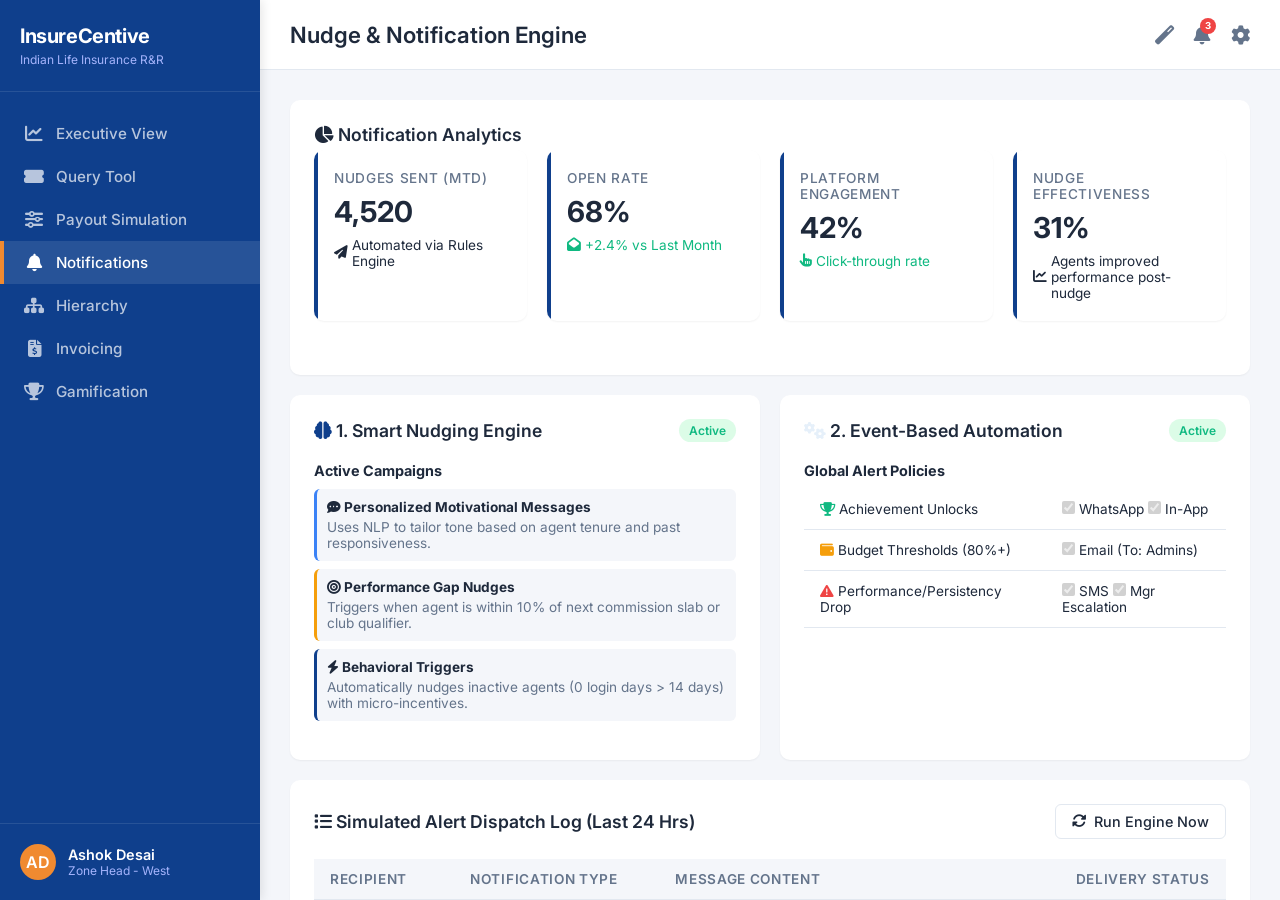
<file: notifications.html>
<!DOCTYPE html>
<html lang="en">

<head>
  <meta charset="UTF-8">
  <meta name="viewport" content="width=device-width, initial-scale=1.0">
  <title>InsureCentive - Notifications Engine</title>
  <link rel="stylesheet" href="css/style.css">
  <link rel="stylesheet" href="https://cdnjs.cloudflare.com/ajax/libs/font-awesome/6.4.0/css/all.min.css">
</head>

<body>

  <script src="js/mockData.js"></script>
  <script src="js/app.js"></script>
  <script>
    App.renderLayout('notifications');
    App.setPageTitle('Nudge & Notification Engine');

    const ics = App.getData('ic_platform_ics');

    // Generate simulated notification list
    const alerts = [];
    ics.forEach(ic => {
      // 1. Target Reminder Nudges (>90%)
      const ach = ic.nb_premium / ic.goalsheet_target;

      // Smart Nudging: Motivational & Gap
      if (ach > 0.85 && ach < 1.0) {
        alerts.push({ ic: ic.name, id: ic.id, type: 'Smart Nudge', metric: (ach * 100).toFixed(1), msg: `Behavioral Trigger: You are ${((1 - ach) * 100).toFixed(1)}% away from unlocking your Q3 Goalsheet! Finish strong to secure your bonus.`, priority: 'info', icon: 'fa-brain' });
      }

      // Event-Based: Performance Drop / Persistency Watch
      if (ic.persistency < 75) {
        alerts.push({ ic: ic.name, id: ic.id, type: 'Performance Drop Alert', metric: ic.persistency, msg: `Automated Alert: Your 13M Persistency has dropped to ${ic.persistency}%. You risk a 50% commission clawback. Immediate action required.`, priority: 'danger', icon: 'fa-exclamation-triangle' });
      }
      // Event-Based: Achievement Unlock
      if (ic.nb_premium > 2500000 && ic.club_status === 'Gold') {
        alerts.push({ ic: ic.name, id: ic.id, type: 'Achievement Unlock', metric: 100, msg: `Event Trigger: Congratulations! You have unlocked GOLD Club status for FY26.`, priority: 'success', icon: 'fa-trophy' });
      }

      // Event-Based: Budget Threshold (Simulated System Alert)
      if (Math.random() > 0.98) {
        alerts.push({ ic: 'SYSTEM', id: 'SYS-ADMIN', type: 'Budget Alert', metric: '--', msg: `Zone West Region 2 has consumed 85% of allocated R&R budget for Q2.`, priority: 'warning', icon: 'fa-wallet' })
      }
    });

    // Sort to bring warnings & recent unlocks up
    const sortedAlerts = alerts.sort(() => .5 - Math.random()).slice(0, 15);

    const pageHTML = `
      <!-- NOTIFICATION ANALYTICS -->
      <div class="panel animate-slide-in" style="margin-bottom: 20px;">
         <div class="panel-header" style="margin-bottom: 5px;">
           <h3 class="panel-title"><i class="fas fa-chart-pie"></i> Notification Analytics</h3>
         </div>
         <div class="grid-4">
            <div class="metric-card">
              <div class="metric-title">Nudges Sent (MTD)</div>
              <div class="metric-value">4,520</div>
              <div class="metric-trend trend-info"><i class="fas fa-paper-plane"></i> Automated via Rules Engine</div>
            </div>
            <div class="metric-card">
              <div class="metric-title">Open Rate</div>
              <div class="metric-value">68%</div>
              <div class="metric-trend trend-up"><i class="fas fa-envelope-open"></i> +2.4% vs Last Month</div>
            </div>
            <div class="metric-card">
              <div class="metric-title">Platform Engagement</div>
              <div class="metric-value">42%</div>
              <div class="metric-trend trend-up"><i class="fas fa-hand-pointer"></i> Click-through rate</div>
            </div>
            <div class="metric-card">
              <div class="metric-title">Nudge Effectiveness</div>
              <div class="metric-value">31%</div>
              <div class="metric-trend trend-success"><i class="fas fa-chart-line"></i> Agents improved performance post-nudge</div>
            </div>
         </div>
      </div>

      <div class="grid-2 animate-slide-in" style="animation-delay: 0.1s; grid-template-columns: 1fr 1fr; margin-bottom: 20px;">
        
        <!-- SMART NUDGING ENGINE CONFIG -->
        <div class="panel">
           <div class="panel-header">
             <h3 class="panel-title"><i class="fas fa-brain" style="color:var(--primary)"></i> 1. Smart Nudging Engine</h3>
             <span class="status-badge status-success">Active</span>
           </div>
           
           <div style="margin-bottom: 15px;">
              <h4 style="font-size: 0.9rem; margin-bottom: 10px; color: var(--text-dark);">Active Campaigns</h4>
              <div style="background: var(--bg-app); padding: 10px; border-radius: 6px; margin-bottom: 8px; font-size: 0.85rem; border-left: 3px solid var(--info)">
                 <strong><i class="fas fa-comment-dots"></i> Personalized Motivational Messages</strong>
                 <p style="margin-top:4px; color: var(--text-muted)">Uses NLP to tailor tone based on agent tenure and past responsiveness.</p>
              </div>
              <div style="background: var(--bg-app); padding: 10px; border-radius: 6px; margin-bottom: 8px; font-size: 0.85rem; border-left: 3px solid var(--warning)">
                 <strong><i class="fas fa-bullseye"></i> Performance Gap Nudges</strong>
                 <p style="margin-top:4px; color: var(--text-muted)">Triggers when agent is within 10% of next commission slab or club qualifier.</p>
              </div>
              <div style="background: var(--bg-app); padding: 10px; border-radius: 6px; font-size: 0.85rem; border-left: 3px solid var(--primary)">
                 <strong><i class="fas fa-bolt"></i> Behavioral Triggers</strong>
                 <p style="margin-top:4px; color: var(--text-muted)">Automatically nudges inactive agents (0 login days > 14 days) with micro-incentives.</p>
              </div>
           </div>
        </div>

        <!-- EVENT-BASED AUTOMATION CONFIG -->
        <div class="panel">
           <div class="panel-header">
             <h3 class="panel-title"><i class="fas fa-cogs" style="color:var(--secondary)"></i> 2. Event-Based Automation</h3>
             <span class="status-badge status-success">Active</span>
           </div>

           <div style="margin-bottom: 15px;">
              <h4 style="font-size: 0.9rem; margin-bottom: 10px; color: var(--text-dark);">Global Alert Policies</h4>
              <table class="data-table" style="font-size: 0.85rem;">
                 <tbody>
                    <tr>
                       <td><i class="fas fa-trophy" style="color:var(--success)"></i> Achievement Unlocks</td>
                       <td><input type="checkbox" checked disabled> WhatsApp <input type="checkbox" checked disabled> In-App</td>
                    </tr>
                    <tr>
                       <td><i class="fas fa-wallet" style="color:var(--warning)"></i> Budget Thresholds (80%+)</td>
                       <td><input type="checkbox" checked disabled> Email (To: Admins)</td>
                    </tr>
                    <tr>
                       <td><i class="fas fa-exclamation-triangle" style="color:var(--danger)"></i> Performance/Persistency Drop</td>
                       <td><input type="checkbox" checked disabled> SMS <input type="checkbox" checked disabled> Mgr Escalation</td>
                    </tr>
                 </tbody>
              </table>
           </div>
        </div>

      </div>

      <!-- DISPATCH LOG -->
      <div class="panel animate-slide-in" style="animation-delay: 0.2s">
        <div class="panel-header">
          <h3 class="panel-title"><i class="fas fa-list"></i> Simulated Alert Dispatch Log (Last 24 Hrs)</h3>
          <button class="btn btn-outline btn-sm" onclick="location.reload()"><i class="fas fa-sync-alt"></i> Run Engine Now</button>
        </div>
        
        <div class="table-responsive">
          <table class="data-table">
            <thead>
              <tr>
                <th>Recipient</th>
                <th>Notification Type</th>
                <th>Message Content</th>
                <th>Delivery Status</th>
              </tr>
            </thead>
            <tbody>
              ${sortedAlerts.map(a => `
                <tr>
                  <td><strong>${a.ic}</strong><br><small style="color:var(--text-muted)">${a.id}</small></td>
                  <td><span class="status-badge status-${a.priority}" style="white-space:nowrap;"><i class="fas ${a.icon}"></i> ${a.type}</span></td>
                  <td style="max-width: 400px; white-space: normal;">${a.msg}</td>
                  <td><i class="fas fa-check-double" style="color:#3b82f6"></i> Delivered</td>
                </tr>
              `).join('')}
            </tbody>
          </table>
        </div>
      </div>
    `;

    App.setContent(pageHTML);
  </script>
</body>

</html>
</file>
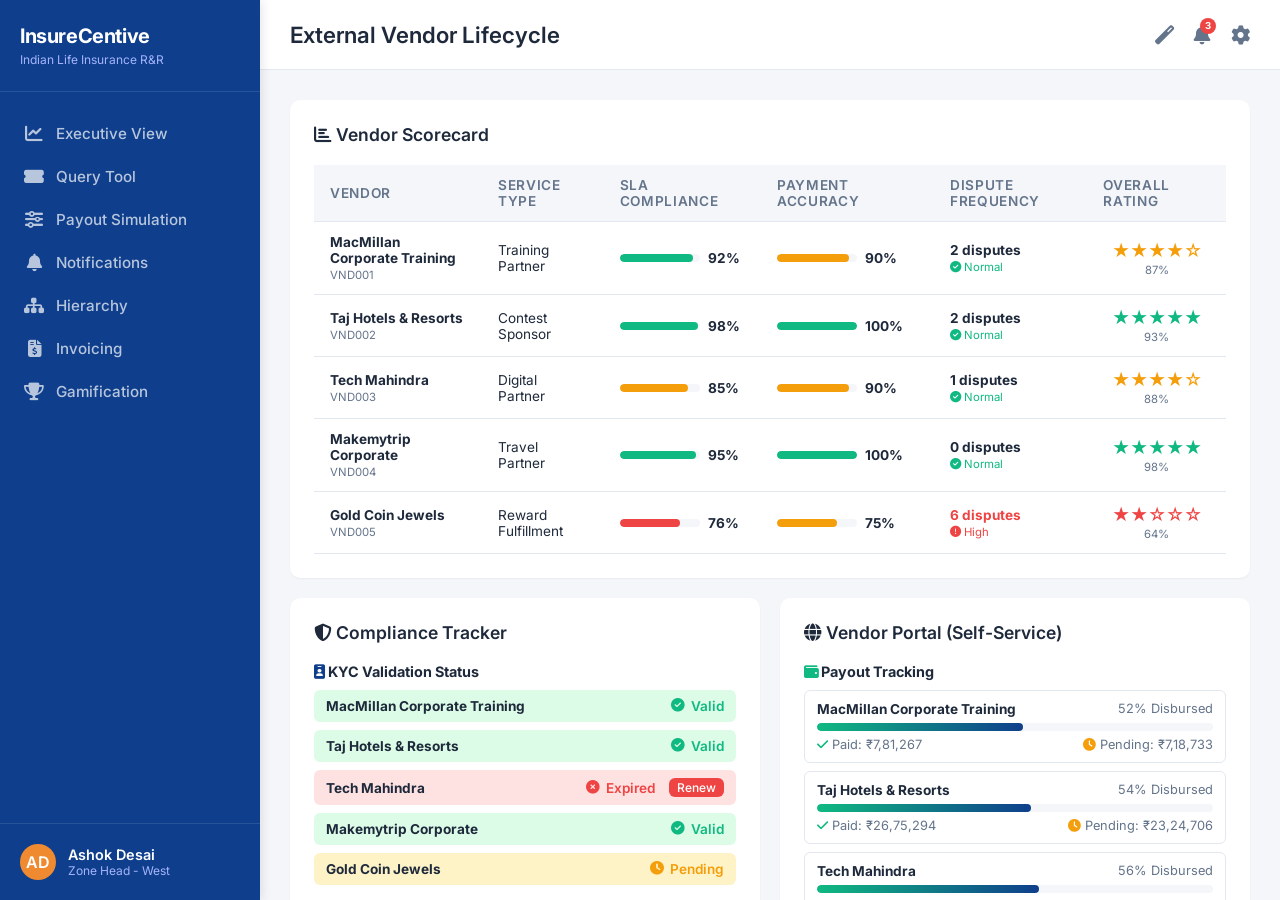
<file: vendor.html>
<!DOCTYPE html>
<html lang="en">

<head>
  <meta charset="UTF-8">
  <meta name="viewport" content="width=device-width, initial-scale=1.0">
  <title>InsureCentive - Vendor Management</title>
  <link rel="stylesheet" href="css/style.css">
  <link rel="stylesheet" href="https://cdnjs.cloudflare.com/ajax/libs/font-awesome/6.4.0/css/all.min.css">
</head>

<body>

  <script src="js/mockData.js"></script>
  <script src="js/app.js"></script>
  <script>
    App.renderLayout('vendor');
    App.setPageTitle('External Vendor Lifecycle');

    const vendors = [
      { id: 'VND001', name: 'MacMillan Corporate Training', type: 'Training Partner', payout: 1500000, sla: 92, kyc: 'Valid', expiry: '2026-11-01', alert: false },
      { id: 'VND002', name: 'Taj Hotels & Resorts', type: 'Contest Sponsor', payout: 5000000, sla: 98, kyc: 'Valid', expiry: '2026-04-10', alert: true },
      { id: 'VND003', name: 'Tech Mahindra', type: 'Digital Partner', payout: 2500000, sla: 85, kyc: 'Expired', expiry: '2026-02-28', alert: true },
      { id: 'VND004', name: 'Makemytrip Corporate', type: 'Travel Partner', payout: 3200000, sla: 95, kyc: 'Valid', expiry: '2027-01-15', alert: false },
      { id: 'VND005', name: 'Gold Coin Jewels', type: 'Reward Fulfillment', payout: 800000, sla: 76, kyc: 'Pending', expiry: '2026-06-30', alert: false }
    ];

    const pageHTML = `
      <!-- VENDOR SCORECARD -->
      <div class="panel animate-slide-in" style="margin-bottom: 20px;">
        <div class="panel-header">
           <h3 class="panel-title"><i class="fas fa-chart-bar"></i> Vendor Scorecard</h3>
        </div>
        <div class="table-responsive">
           <table class="data-table" style="font-size: 0.85rem">
              <thead>
                 <tr>
                    <th>Vendor</th>
                    <th>Service Type</th>
                    <th>SLA Compliance</th>
                    <th>Payment Accuracy</th>
                    <th>Dispute Frequency</th>
                    <th>Overall Rating</th>
                 </tr>
              </thead>
              <tbody>
                 ${vendors.map(v => {
      const payAccuracy = Math.min(100, v.sla + Math.floor(Math.random() * 8) - 2);
      const disputes = v.sla < 85 ? Math.floor(Math.random() * 5) + 3 : Math.floor(Math.random() * 3);
      const overall = Math.round((v.sla + payAccuracy + (100 - disputes * 10)) / 3);
      const overallColor = overall > 90 ? 'var(--success)' : overall > 80 ? 'var(--warning)' : 'var(--danger)';
      const stars = overall > 90 ? '★★★★★' : overall > 80 ? '★★★★☆' : overall > 70 ? '★★★☆☆' : '★★☆☆☆';

      return `
                    <tr>
                       <td><strong>${v.name}</strong><br><small style="color:var(--text-muted)">${v.id}</small></td>
                       <td>${v.type}</td>
                       <td>
                          <div style="display:flex; align-items:center; gap:8px;">
                             <div class="progress-bar-container" style="width: 80px; margin:0">
                                <div class="progress-bar" style="width: ${v.sla}%; background-color: ${v.sla > 90 ? 'var(--success)' : v.sla > 80 ? 'var(--warning)' : 'var(--danger)'}"></div>
                             </div>
                             <strong>${v.sla}%</strong>
                          </div>
                       </td>
                       <td>
                          <div style="display:flex; align-items:center; gap:8px;">
                             <div class="progress-bar-container" style="width: 80px; margin:0">
                                <div class="progress-bar" style="width: ${payAccuracy}%; background-color: ${payAccuracy > 95 ? 'var(--success)' : 'var(--warning)'}"></div>
                             </div>
                             <strong>${payAccuracy}%</strong>
                          </div>
                       </td>
                       <td>
                          <span style="font-weight:bold; color:${disputes > 3 ? 'var(--danger)' : 'var(--text-main)'}">${disputes} disputes</span>
                          ${disputes > 3 ? '<br><small style="color:var(--danger)"><i class="fas fa-exclamation-circle"></i> High</small>' : '<br><small style="color:var(--success)"><i class="fas fa-check-circle"></i> Normal</small>'}
                       </td>
                       <td style="text-align:center;">
                          <span style="color:${overallColor}; font-size:1.1rem;">${stars}</span>
                          <br><small style="color:var(--text-muted)">${overall}%</small>
                       </td>
                    </tr>`;
    }).join('')}
              </tbody>
           </table>
        </div>
      </div>

      <div class="grid-2 animate-slide-in" style="animation-delay: 0.1s;">
        
        <!-- COMPLIANCE TRACKER -->
        <div class="panel">
           <div class="panel-header" style="flex-direction: column; align-items: flex-start; gap: 10px;">
              <h3 class="panel-title"><i class="fas fa-shield-alt"></i> Compliance Tracker</h3>
           </div>

           <h4 style="font-size: 0.9rem; margin-bottom: 10px; color:var(--text-main);"><i class="fas fa-id-badge" style="color:var(--primary)"></i> KYC Validation Status</h4>
           <div style="display:flex; flex-direction:column; gap:8px; margin-bottom:20px;">
              ${vendors.map(v => {
      let kycColor = 'var(--success)'; let kycIcon = 'fa-check-circle'; let kycBg = '#dcfce7';
      if (v.kyc === 'Expired') { kycColor = 'var(--danger)'; kycIcon = 'fa-times-circle'; kycBg = '#fee2e2'; }
      if (v.kyc === 'Pending') { kycColor = 'var(--warning)'; kycIcon = 'fa-clock'; kycBg = '#fef3c7'; }
      return `
                 <div style="display:flex; justify-content:space-between; align-items:center; padding: 8px 12px; background:${kycBg}; border-radius: 6px; font-size: 0.85rem;">
                    <div><strong>${v.name}</strong></div>
                    <div style="display:flex; align-items:center; gap: 6px; color:${kycColor}; font-weight: 600;">
                       <i class="fas ${kycIcon}"></i> ${v.kyc}
                       ${v.kyc === 'Expired' ? '<button class="btn btn-sm" style="background:var(--danger); color:white; border:none; margin-left:8px; padding:2px 8px; font-size:0.75rem;" onclick="alert(\'Sending KYC renewal request to ' + v.name + '...\')">Renew</button>' : ''}
                    </div>
                 </div>`;
    }).join('')}
           </div>

           <h4 style="font-size: 0.9rem; margin-bottom: 10px; color:var(--text-main);"><i class="fas fa-file-contract" style="color:var(--accent)"></i> Contract Validity Alerts</h4>
           <div style="display:flex; flex-direction:column; gap:8px;">
              ${vendors.map(v => {
      const expDate = new Date(v.expiry);
      const daysLeft = Math.ceil((expDate - new Date()) / (1000 * 60 * 60 * 24));
      let urgency = 'var(--success)'; let urgLabel = 'Active';
      if (daysLeft < 0) { urgency = 'var(--danger)'; urgLabel = 'EXPIRED'; }
      else if (daysLeft < 60) { urgency = 'var(--warning)'; urgLabel = daysLeft + ' days left'; }
      else { urgLabel = daysLeft + ' days left'; }
      return `
                 <div style="display:flex; justify-content:space-between; align-items:center; padding: 8px 12px; border: 1px solid var(--border); border-left: 3px solid ${urgency}; border-radius: 6px; font-size: 0.85rem;">
                    <div>${v.name} <small style="color:var(--text-muted)">(${v.expiry})</small></div>
                    <span style="color:${urgency}; font-weight:600; font-size:0.8rem;"><i class="fas ${daysLeft < 0 ? 'fa-exclamation-triangle' : daysLeft < 60 ? 'fa-stopwatch' : 'fa-check'}"></i> ${urgLabel}</span>
                 </div>`;
    }).join('')}
           </div>
        </div>

        <!-- VENDOR PORTAL -->
        <div class="panel">
           <div class="panel-header" style="flex-direction: column; align-items: flex-start; gap: 10px;">
              <h3 class="panel-title"><i class="fas fa-globe"></i> Vendor Portal (Self-Service)</h3>
           </div>

           <h4 style="font-size: 0.9rem; margin-bottom: 10px; color:var(--text-main);"><i class="fas fa-wallet" style="color:var(--success)"></i> Payout Tracking</h4>
           <div style="display:flex; flex-direction:column; gap:8px; margin-bottom:20px;">
              ${vendors.map(v => {
      const paid = Math.round(v.payout * (0.5 + Math.random() * 0.4));
      const pending = v.payout - paid;
      const pctPaid = Math.round((paid / v.payout) * 100);
      return `
                 <div style="padding: 10px 12px; border: 1px solid var(--border); border-radius: 6px; font-size: 0.85rem;">
                    <div style="display:flex; justify-content:space-between; margin-bottom:6px;">
                       <strong>${v.name}</strong>
                       <span style="color:var(--text-muted); font-size:0.8rem;">${pctPaid}% Disbursed</span>
                    </div>
                    <div class="progress-bar-container" style="margin:0; height:8px;">
                       <div class="progress-bar" style="width: ${pctPaid}%; background: linear-gradient(90deg, var(--success), var(--primary));"></div>
                    </div>
                    <div style="display:flex; justify-content:space-between; margin-top:6px; font-size:0.8rem; color:var(--text-muted);">
                       <span><i class="fas fa-check" style="color:var(--success)"></i> Paid: ${App.formatCurrency(paid)}</span>
                       <span><i class="fas fa-clock" style="color:var(--warning)"></i> Pending: ${App.formatCurrency(pending)}</span>
                    </div>
                 </div>`;
    }).join('')}
           </div>

           <h4 style="font-size: 0.9rem; margin-bottom: 10px; color:var(--text-main);"><i class="fas fa-file-upload" style="color:var(--primary)"></i> Invoice Submission</h4>
           <div style="border: 2px dashed var(--border); border-radius: 8px; padding: 20px; text-align: center; margin-bottom: 15px; background: var(--bg-app);">
              <i class="fas fa-cloud-upload-alt" style="font-size: 2rem; color: var(--primary); margin-bottom: 10px; display:block;"></i>
              <p style="font-size: 0.85rem; color: var(--text-muted); margin-bottom: 10px;">Drag & drop vendor invoice or click to upload</p>
              <button class="btn btn-primary btn-sm" onclick="alert('Opening file picker for vendor invoice upload...')"><i class="fas fa-paperclip"></i> Choose File</button>
           </div>
           <div style="font-size:0.8rem; color:var(--text-muted); padding: 10px; background: var(--bg-app); border-radius: 6px;">
              <strong>Recent Submissions:</strong>
              <div style="margin-top:8px; display:flex; flex-direction:column; gap:4px;">
                 <div style="display:flex; justify-content:space-between;"><span><i class="fas fa-file-pdf" style="color:var(--danger)"></i> INV-VND002-Mar26.pdf</span> <span class="status-badge status-success" style="font-size:0.7rem">Accepted</span></div>
                 <div style="display:flex; justify-content:space-between;"><span><i class="fas fa-file-pdf" style="color:var(--danger)"></i> INV-VND004-Mar26.pdf</span> <span class="status-badge status-warning" style="font-size:0.7rem">Under Review</span></div>
                 <div style="display:flex; justify-content:space-between;"><span><i class="fas fa-file-pdf" style="color:var(--danger)"></i> INV-VND001-Feb26.pdf</span> <span class="status-badge status-success" style="font-size:0.7rem">Accepted</span></div>
              </div>
           </div>
        </div>

      </div>
    `;

    App.setContent(pageHTML);
  </script>
</body>

</html>
</file>
<file: css/style.css>
/* 
  Incentive Compensation & R&R Platform 
  Enterprise Design System
*/

@import url('https://fonts.googleapis.com/css2?family=Inter:wght@300;400;500;600;700&display=swap');

:root {
  /* Core Colors */
  --primary: #0f3f8c;
  /* Deep Trust Blue */
  --primary-light: #205bc7;
  --secondary: #e6f0fa;
  --accent: #f08a30;
  /* Action Orange */

  /* Status Colors */
  --success: #10b981;
  --success-bg: #dcfce7;
  --warning: #f59e0b;
  --warning-bg: #fef3c7;
  --danger: #ef4444;
  --danger-bg: #fee2e2;
  --info: #3b82f6;
  --info-bg: #dbeafe;

  /* Text & Background */
  --bg-app: #f4f6fa;
  --bg-card: #ffffff;
  --text-main: #1e293b;
  --text-muted: #64748b;
  --border: #e2e8f0;

  /* Formatting */
  --radius-sm: 6px;
  --radius-md: 10px;
  --radius-lg: 16px;
  --shadow-sm: 0 1px 2px rgba(0, 0, 0, 0.05);
  --shadow-md: 0 4px 6px -1px rgba(0, 0, 0, 0.1), 0 2px 4px -1px rgba(0, 0, 0, 0.06);
  --shadow-lg: 0 10px 15px -3px rgba(0, 0, 0, 0.1), 0 4px 6px -2px rgba(0, 0, 0, 0.05);

  /* Transitions */
  --transition: all 0.3s cubic-bezier(0.4, 0, 0.2, 1);
}

* {
  margin: 0;
  padding: 0;
  box-sizing: border-box;
  font-family: 'Inter', sans-serif;
}

body {
  background-color: var(--bg-app);
  color: var(--text-main);
  display: flex;
  height: 100vh;
  overflow: hidden;
}

/* ========================================= */
/* LAYOUT: Sidebar + Main Content            */
/* ========================================= */

.sidebar {
  width: 260px;
  background-color: var(--primary);
  color: #fff;
  display: flex;
  flex-direction: column;
  transition: var(--transition);
  box-shadow: 2px 0 10px rgba(0, 0, 0, 0.1);
  z-index: 100;
}

.sidebar-header {
  padding: 24px 20px;
  border-bottom: 1px solid rgba(255, 255, 255, 0.1);
}

.sidebar-header h2 {
  font-weight: 700;
  font-size: 1.25rem;
  letter-spacing: -0.02em;
}

.sidebar-header .subtitle {
  font-size: 0.75rem;
  color: #a5b4fc;
  margin-top: 4px;
}

.sidebar-nav {
  flex: 1;
  padding: 20px 0;
  overflow-y: auto;
}

.nav-item {
  display: flex;
  align-items: center;
  padding: 12px 20px;
  color: rgba(255, 255, 255, 0.7);
  text-decoration: none;
  transition: var(--transition);
  font-size: 0.95rem;
  font-weight: 500;
  border-left: 4px solid transparent;
}

.nav-item i {
  margin-right: 12px;
  font-size: 1.1rem;
  width: 20px;
  text-align: center;
}

.nav-item:hover {
  background-color: rgba(255, 255, 255, 0.05);
  color: #fff;
}

.nav-item.active {
  background-color: rgba(255, 255, 255, 0.1);
  color: #fff;
  border-left-color: var(--accent);
}

.sidebar-footer {
  padding: 20px;
  border-top: 1px solid rgba(255, 255, 255, 0.1);
  display: flex;
  align-items: center;
  gap: 12px;
}

.user-avatar {
  width: 36px;
  height: 36px;
  border-radius: 50%;
  background-color: var(--accent);
  display: flex;
  align-items: center;
  justify-content: center;
  font-weight: 600;
}

.user-info .user-name {
  font-size: 0.9rem;
  font-weight: 600;
}

.user-info .user-role {
  font-size: 0.75rem;
  color: #a5b4fc;
}

/* ========================================= */
/* MAIN CONTENT AREA                         */
/* ========================================= */

.main-content {
  flex: 1;
  display: flex;
  flex-direction: column;
  overflow: hidden;
}

.topbar {
  height: 70px;
  background-color: var(--bg-card);
  border-bottom: 1px solid var(--border);
  display: flex;
  align-items: center;
  justify-content: space-between;
  padding: 0 30px;
}

.page-title {
  font-size: 1.4rem;
  font-weight: 600;
}

.topbar-actions {
  display: flex;
  align-items: center;
  gap: 20px;
}

.action-btn {
  background: none;
  border: none;
  font-size: 1.2rem;
  color: var(--text-muted);
  cursor: pointer;
  position: relative;
  transition: var(--transition);
}

.action-btn:hover {
  color: var(--primary);
}

.badge {
  position: absolute;
  top: -5px;
  right: -5px;
  background-color: var(--danger);
  color: white;
  width: 16px;
  height: 16px;
  border-radius: 50%;
  font-size: 0.6rem;
  display: flex;
  align-items: center;
  justify-content: center;
  font-weight: bold;
}

.content-wrapper {
  flex: 1;
  padding: 30px;
  overflow-y: auto;
}

/* ========================================= */
/* COMPONENTS                                */
/* ========================================= */

/* Grid Layouts */
.grid-cards {
  display: grid;
  grid-template-columns: repeat(auto-fit, minmax(240px, 1fr));
  gap: 20px;
  margin-bottom: 30px;
}

.grid-2 {
  display: grid;
  grid-template-columns: 1fr 1fr;
  gap: 20px;
  margin-bottom: 30px;
}

.grid-3 {
  display: grid;
  grid-template-columns: 1fr 1fr 1fr;
  gap: 20px;
  margin-bottom: 30px;
}

.grid-4 {
  display: grid;
  grid-template-columns: repeat(4, 1fr);
  gap: 20px;
  margin-bottom: 30px;
}

/* Metric Cards */
.metric-card {
  background-color: var(--bg-card);
  border-radius: var(--radius-md);
  padding: 20px;
  box-shadow: var(--shadow-sm);
  display: flex;
  flex-direction: column;
  transition: var(--transition);
  position: relative;
  overflow: hidden;
}

.metric-card:hover {
  box-shadow: var(--shadow-md);
  transform: translateY(-2px);
}

.metric-card::before {
  content: "";
  position: absolute;
  top: 0;
  left: 0;
  width: 4px;
  height: 100%;
  background-color: var(--primary);
}

.metric-title {
  font-size: 0.85rem;
  color: var(--text-muted);
  font-weight: 500;
  text-transform: uppercase;
  letter-spacing: 0.05em;
  margin-bottom: 8px;
}

.metric-value {
  font-size: 1.8rem;
  font-weight: 700;
  color: var(--text-main);
  margin-bottom: 8px;
}

.metric-trend {
  font-size: 0.85rem;
  display: flex;
  align-items: center;
  gap: 4px;
}

.trend-up {
  color: var(--success);
}

.trend-down {
  color: var(--danger);
}

/* Panels / Charts */
.panel {
  background-color: var(--bg-card);
  border-radius: var(--radius-md);
  padding: 24px;
  box-shadow: var(--shadow-sm);
}

.panel-header {
  display: flex;
  justify-content: space-between;
  align-items: center;
  margin-bottom: 20px;
}

.panel-title {
  font-size: 1.1rem;
  font-weight: 600;
}

.chart-container {
  position: relative;
  height: 300px;
  width: 100%;
}

/* Data Tables */
.table-responsive {
  width: 100%;
  overflow-x: auto;
}

.data-table {
  width: 100%;
  border-collapse: collapse;
}

.data-table th,
.data-table td {
  padding: 12px 16px;
  text-align: left;
  border-bottom: 1px solid var(--border);
}

.data-table th {
  background-color: var(--bg-app);
  color: var(--text-muted);
  font-weight: 600;
  font-size: 0.85rem;
  text-transform: uppercase;
  letter-spacing: 0.05em;
}

.data-table tbody tr:hover {
  background-color: var(--bg-app);
}

/* Status Badges */
.status-badge {
  padding: 4px 10px;
  border-radius: 20px;
  font-size: 0.75rem;
  font-weight: 600;
}

.status-success {
  background-color: var(--success-bg);
  color: var(--success);
}

.status-warning {
  background-color: var(--warning-bg);
  color: var(--warning);
}

.status-danger {
  background-color: var(--danger-bg);
  color: var(--danger);
}

.status-info {
  background-color: var(--info-bg);
  color: var(--info);
}

/* Persistency Heatmap Colors */
.heat-high {
  background-color: #059669;
  color: white;
}

.heat-mid {
  background-color: #fbbf24;
  color: black;
}

.heat-low {
  background-color: #dc2626;
  color: white;
}

.heat-cell {
  padding: 8px;
  border-radius: 4px;
  text-align: center;
  font-weight: 600;
}

/* Buttons */
.btn {
  padding: 8px 16px;
  border-radius: var(--radius-sm);
  font-weight: 500;
  font-size: 0.9rem;
  cursor: pointer;
  transition: var(--transition);
  border: none;
  display: inline-flex;
  align-items: center;
  gap: 8px;
}

.btn-primary {
  background-color: var(--primary);
  color: white;
}

.btn-primary:hover {
  background-color: var(--primary-light);
}

.btn-outline {
  background-color: transparent;
  border: 1px solid var(--border);
  color: var(--text-main);
}

.btn-outline:hover {
  background-color: var(--bg-app);
}

/* Forms */
.form-group {
  margin-bottom: 16px;
}

.form-label {
  display: block;
  font-size: 0.85rem;
  font-weight: 500;
  margin-bottom: 8px;
  color: var(--text-muted);
}

.form-control {
  width: 100%;
  padding: 10px 12px;
  border: 1px solid var(--border);
  border-radius: var(--radius-sm);
  font-size: 0.95rem;
  transition: var(--transition);
}

.form-control:focus {
  outline: none;
  border-color: var(--primary);
  box-shadow: 0 0 0 3px rgba(15, 63, 140, 0.1);
}

/* Modals */
.modal-overlay {
  position: fixed;
  top: 0;
  left: 0;
  width: 100%;
  height: 100%;
  background-color: rgba(0, 0, 0, 0.5);
  display: flex;
  align-items: center;
  justify-content: center;
  z-index: 1000;
  opacity: 0;
  pointer-events: none;
  transition: var(--transition);
  backdrop-filter: blur(4px);
}

.modal-overlay.active {
  opacity: 1;
  pointer-events: auto;
}

.modal-box {
  background-color: var(--bg-card);
  width: 500px;
  max-width: 90%;
  border-radius: var(--radius-md);
  box-shadow: var(--shadow-lg);
  transform: translateY(20px);
  transition: var(--transition);
}

.modal-overlay.active .modal-box {
  transform: translateY(0);
}

.modal-header {
  padding: 20px;
  border-bottom: 1px solid var(--border);
  display: flex;
  justify-content: space-between;
  align-items: center;
}

.modal-header h3 {
  font-size: 1.2rem;
  font-weight: 600;
}

.close-modal {
  background: none;
  border: none;
  font-size: 1.5rem;
  color: var(--text-muted);
  cursor: pointer;
}

.modal-body {
  padding: 20px;
}

.modal-footer {
  padding: 20px;
  border-top: 1px solid var(--border);
  display: flex;
  justify-content: flex-end;
  gap: 12px;
}

/* Alerts / Insights */
.alert-box {
  padding: 16px;
  border-radius: var(--radius-md);
  margin-bottom: 20px;
  display: flex;
  align-items: flex-start;
  gap: 12px;
}

.alert-icon {
  font-size: 1.2rem;
}

.alert-warning {
  background-color: var(--warning-bg);
  color: #b45309;
  border: 1px solid #fcd34d;
}

.alert-warning .alert-icon {
  color: #b45309;
}

.alert-info {
  background-color: var(--info-bg);
  color: #1e40af;
  border: 1px solid #bfdbfe;
}

.progress-bar-container {
  width: 100%;
  height: 8px;
  background-color: var(--bg-app);
  border-radius: 4px;
  overflow: hidden;
  margin-top: 10px;
}

.progress-bar {
  height: 100%;
  border-radius: 4px;
  transition: width 1s ease-in-out;
}

/* Animations */
@keyframes slideIn {
  from {
    opacity: 0;
    transform: translateY(10px);
  }

  to {
    opacity: 1;
    transform: translateY(0);
  }
}

.animate-slide-in {
  animation: slideIn 0.4s ease-out forwards;
}

/* Tabs Integration */
.tabs-container {
  display: flex;
  flex-direction: column;
  height: 100%;
}

.tabs-header {
  display: flex;
  gap: 8px;
  background-color: var(--border);
  padding: 6px;
  border-radius: var(--radius-md);
  margin-bottom: 24px;
  width: max-content;
}

.tab-btn {
  background-color: transparent;
  border: none;
  padding: 10px 24px;
  font-size: 0.95rem;
  font-weight: 600;
  color: var(--text-muted);
  border-radius: var(--radius-sm);
  cursor: pointer;
  transition: var(--transition);
}

.tab-btn:hover {
  color: var(--text-main);
}

.tab-btn.active {
  background-color: var(--bg-card);
  color: var(--primary);
  box-shadow: var(--shadow-sm);
}

.tab-content {
  display: none !important;
  animation: fadeIn 0.4s ease-out forwards;
}

.tab-content.active {
  display: block !important;
}

@keyframes fadeIn {
  from {
    opacity: 0;
  }

  to {
    opacity: 1;
  }
}

/* Specific elements for mega dashboard */
.funnel-container {
  display: flex;
  flex-direction: column;
  align-items: center;
  gap: 10px;
  padding: 20px;
}

.funnel-step {
  background-color: var(--primary-light);
  color: white;
  padding: 10px 20px;
  border-radius: var(--radius-sm);
  text-align: center;
  font-weight: bold;
}

.funnel-step:nth-child(1) {
  width: 100%;
  background-color: var(--primary);
}

.funnel-step:nth-child(2) {
  width: 80%;
  background-color: #3b82f6;
}

.funnel-step:nth-child(3) {
  width: 60%;
  background-color: #6366f1;
}

.funnel-step:nth-child(4) {
  width: 40%;
  background-color: #8b5cf6;
}

.funnel-step:nth-child(5) {
  width: 30%;
  background-color: var(--success);
}
</file>
